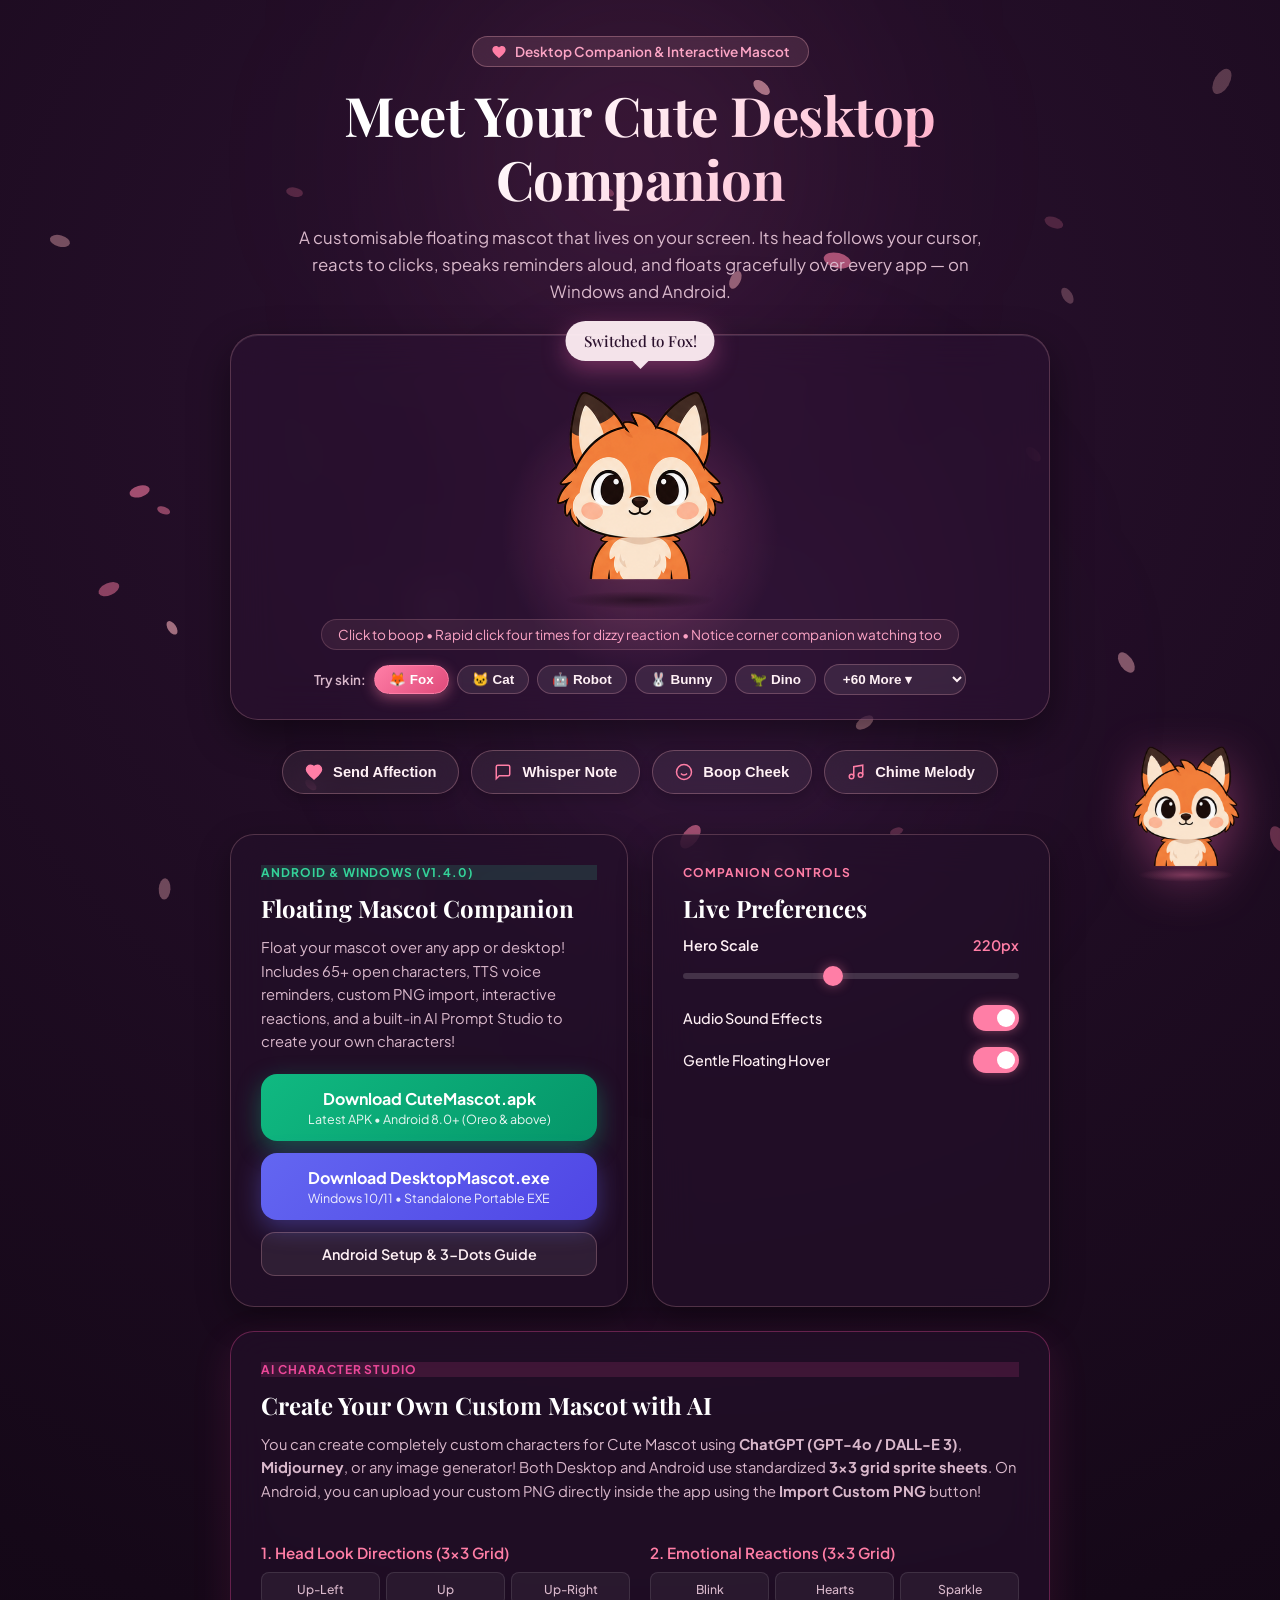
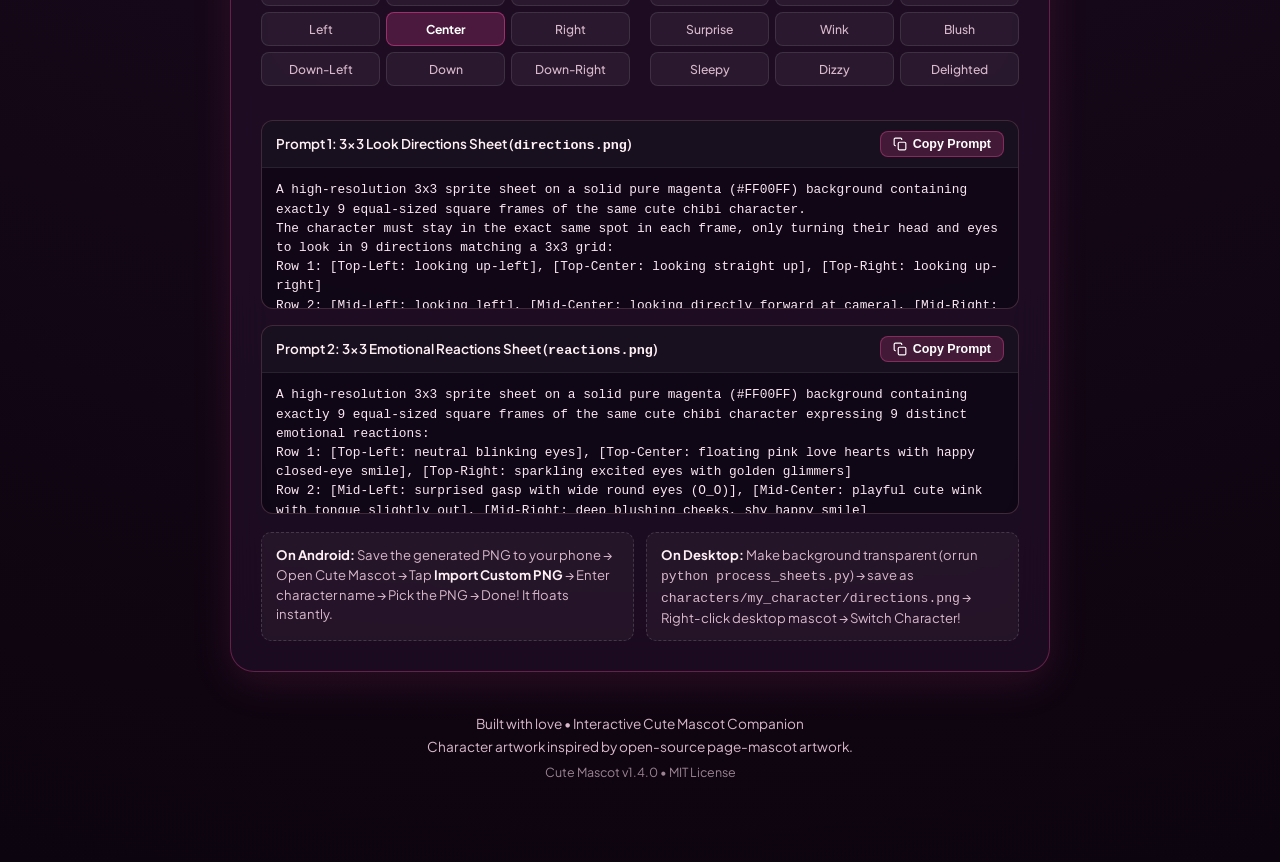
<file: index.html>
<!DOCTYPE html>
<html lang="en">
<head>
  <meta charset="UTF-8">
  <meta http-equiv="refresh" content="0; url=web/">
  <script>window.location.replace("web/");</script>
  <title>Cute Desktop Mascot — Interactive Showcase</title>
</head>
<body style="background:#0b0d13;color:#e8ebf4;font-family:sans-serif;display:flex;align-items:center;justify-content:center;height:100vh;margin:0;">
  <p>Redirecting to <a href="web/" style="color:#ff69b4;">Interactive Showcase</a>...</p>
</body>
</html>
</file>
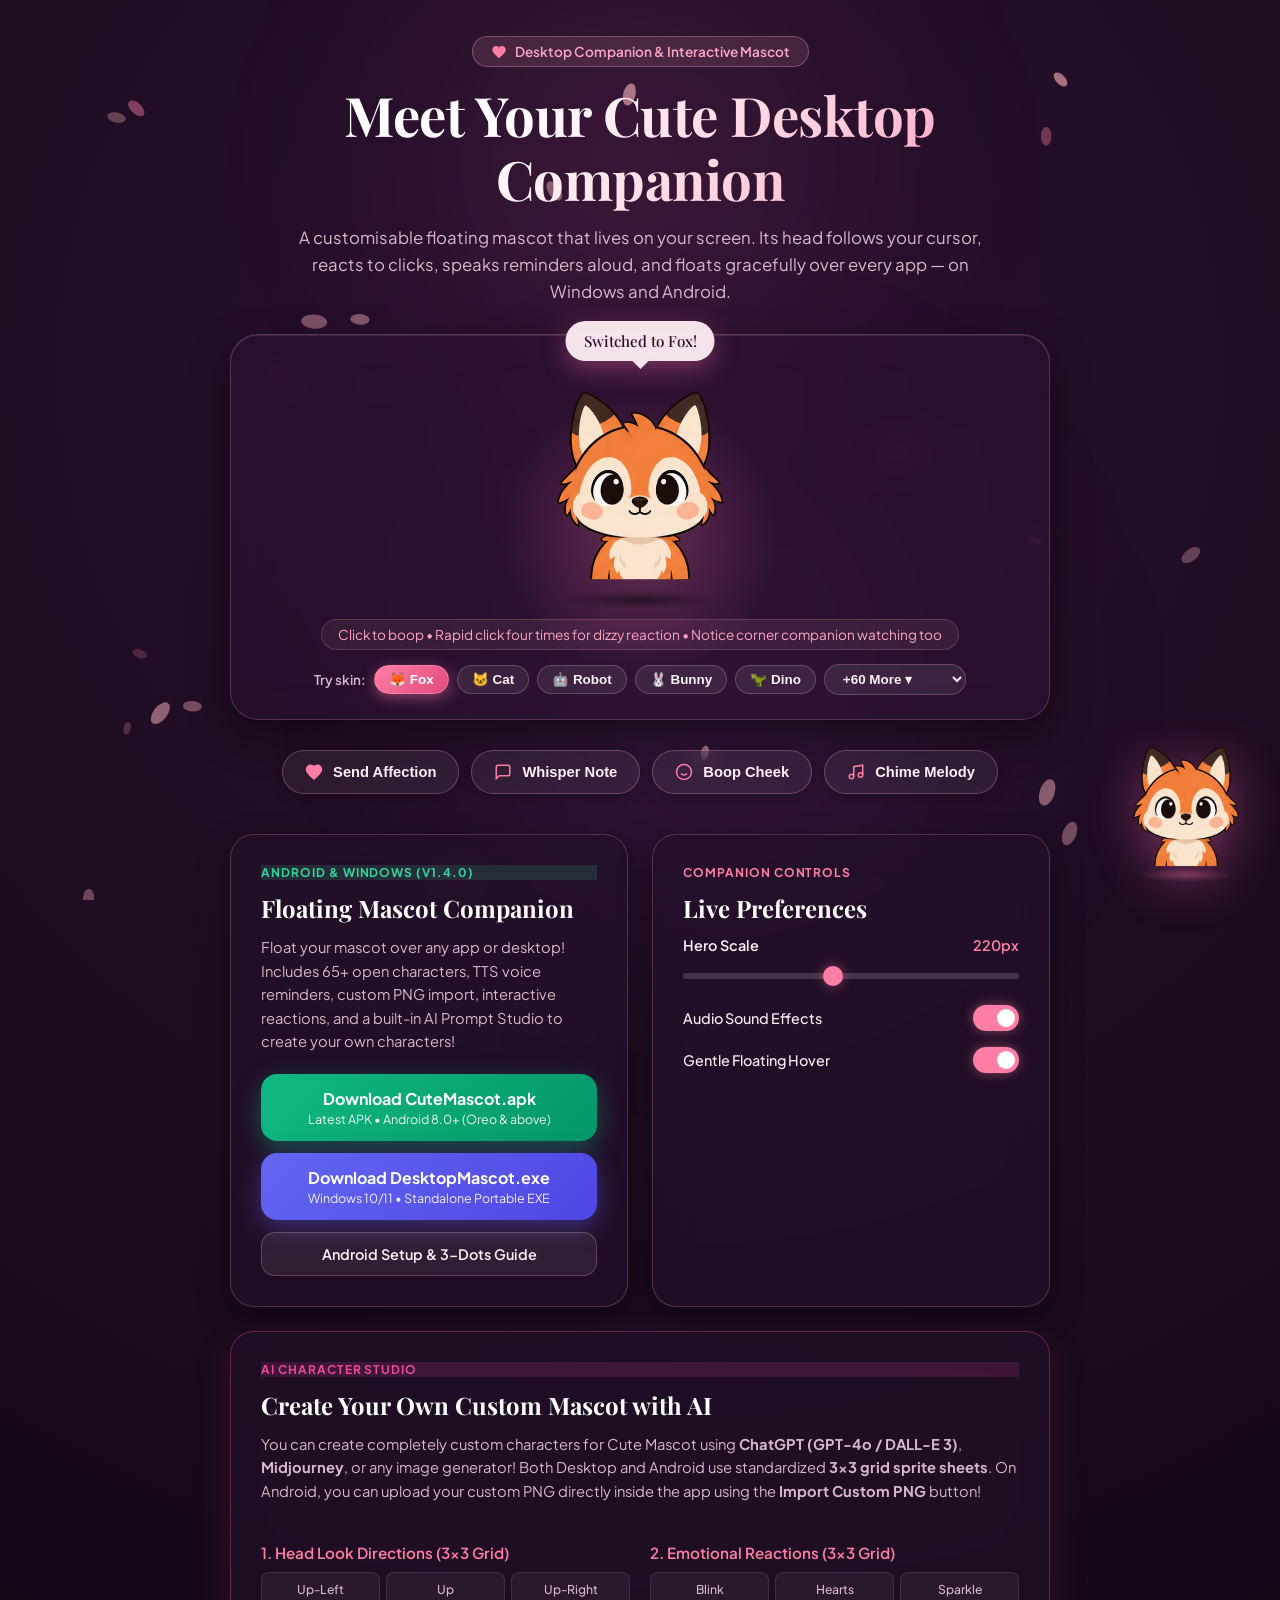
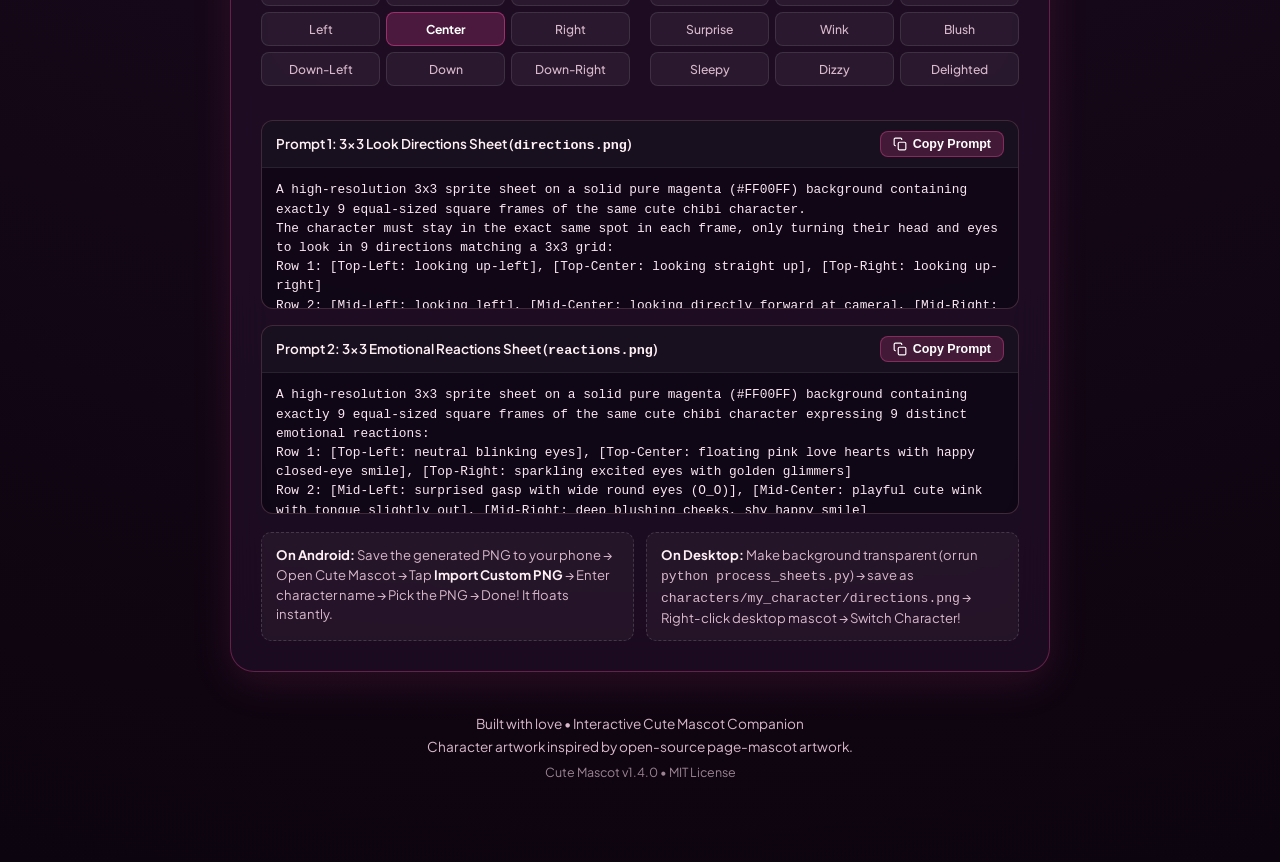
<file: web/index.html>
<!DOCTYPE html>
<html lang="en">
<head>
  <meta charset="UTF-8">
  <meta name="viewport" content="width=device-width, initial-scale=1.0, maximum-scale=1.0, user-scalable=no">
  <title>Cute Mascot — Desktop Companion & Showcase</title>
  <link rel="preconnect" href="https://fonts.googleapis.com">
  <link rel="preconnect" href="https://fonts.gstatic.com" crossorigin>
  <link href="https://fonts.googleapis.com/css2?family=Playfair+Display:ital,wght@0,500;0,600;0,700;1,400&family=Plus+Jakarta+Sans:wght@400;500;600;700&display=swap" rel="stylesheet">
  <link rel="stylesheet" href="style.css">
  <link rel="icon" type="image/png" href="../assets/icon.png">
</head>
<body>
  <!-- Ambient Romantic Background with Falling Petals -->
  <canvas id="petalsCanvas"></canvas>
  <div class="ambient-glow glow-top"></div>
  <div class="ambient-glow glow-bottom"></div>

  <!-- FIXED ALWAYS-ON-TOP CORNER MASCOT (Stays pinned at bottom-right over all content) -->
  <div id="cornerMascot" class="corner-mascot" role="button" aria-label="Boop the corner desktop companion">
    <div id="cornerWhisper" class="corner-whisper">
      <span id="cornerWhisperText">I am right here with you.</span>
      <div class="whisper-tail"></div>
    </div>
    <div id="cornerSquash" class="corner-squash">
      <div id="cornerDirLayer" class="mascot-sprite" style="background-image: url('assets/characters/fox/directions.png');"></div>
      <div id="cornerReactLayer" class="mascot-sprite" style="background-image: url('assets/characters/fox/reactions.png'); opacity: 0;"></div>
    </div>
    <div class="corner-halo"></div>
  </div>

  <!-- Main Showcase Container -->
  <main class="page-wrap">
    <!-- Header -->
    <header class="romantic-header">
      <div class="romance-badge">
        <svg class="badge-icon" viewBox="0 0 24 24" width="16" height="16" fill="currentColor">
          <path d="M12 21.35l-1.45-1.32C5.4 15.36 2 12.28 2 8.5 2 5.42 4.42 3 7.5 3c1.74 0 3.41.81 4.5 2.09C13.09 3.81 14.76 3 16.5 3 19.58 3 22 5.42 22 8.5c0 3.78-3.4 6.86-8.55 11.54L12 21.35z"/>
        </svg>
        <span>Desktop Companion &amp; Interactive Mascot</span>
      </div>
      <h1 class="romance-title">Meet Your Cute Desktop Companion</h1>
      <p class="romance-subtitle">
        A customisable floating mascot that lives on your screen. 
        Its head follows your cursor, reacts to clicks, speaks reminders aloud, and floats gracefully over every app — on Windows and Android.
      </p>
    </header>

    <!-- Top Showcase Stage Area -->
    <section class="companion-stage-area" id="stageBoundary">
      <div class="floating-halo"></div>
      
      <!-- Interactive Hero Mascot -->
      <div id="floatingMascot" class="hero-mascot" role="button" aria-label="Click to boop hero mascot">
        <div id="whisperBubble" class="whisper-bubble">
          <span id="whisperText">Click or tap to boop</span>
          <div class="bubble-arrow"></div>
        </div>

        <div id="mascotSquash" class="mascot-squash">
          <div id="directionsLayer" class="mascot-layer" style="background-image: url('assets/characters/fox/directions.png');"></div>
          <div id="reactionsLayer" class="mascot-layer" style="background-image: url('assets/characters/fox/reactions.png'); opacity: 0;"></div>
        </div>
        <div class="mascot-shadow"></div>
      </div>

      <div class="stage-instructions">
        <span>Click to boop &bull; Rapid click four times for dizzy reaction &bull; Notice corner companion watching too</span>
      </div>

      <!-- Live Style Skin Switcher (5 favorites + 60 more) -->
      <div class="skin-switcher-bar">
        <span class="skin-label">Try skin:</span>
        <button type="button" class="skin-chip active" data-skin="fox">🦊 Fox</button>
        <button type="button" class="skin-chip" data-skin="cat">🐱 Cat</button>
        <button type="button" class="skin-chip" data-skin="robot">🤖 Robot</button>
        <button type="button" class="skin-chip" data-skin="bunny">🐰 Bunny</button>
        <button type="button" class="skin-chip" data-skin="dino">🦖 Dino</button>
        <select id="allSkinsSelect" class="skin-select" title="Switch to any of 65+ characters">
          <option value="" disabled selected>+60 More ▾</option>
        </select>
      </div>
    </section>

    <!-- Action Bar (Clean SVGs, Zero Emojis) -->
    <section class="actions-dock">
      <button type="button" class="romantic-btn" id="btnRose">
        <svg class="btn-svg" viewBox="0 0 24 24" width="18" height="18" fill="none" stroke="currentColor" stroke-width="2">
          <path d="M12 21.35l-1.45-1.32C5.4 15.36 2 12.28 2 8.5 2 5.42 4.42 3 7.5 3c1.74 0 3.41.81 4.5 2.09C13.09 3.81 14.76 3 16.5 3 19.58 3 22 5.42 22 8.5c0 3.78-3.4 6.86-8.55 11.54L12 21.35z" fill="currentColor"/>
        </svg>
        <span>Send Affection</span>
      </button>

      <button type="button" class="romantic-btn" id="btnWhisper">
        <svg class="btn-svg" viewBox="0 0 24 24" width="18" height="18" fill="none" stroke="currentColor" stroke-width="2">
          <path d="M21 15a2 2 0 0 1-2 2H7l-4 4V5a2 2 0 0 1 2-2h14a2 2 0 0 1 2 2z"/>
        </svg>
        <span>Whisper Note</span>
      </button>

      <button type="button" class="romantic-btn" id="btnBoop">
        <svg class="btn-svg" viewBox="0 0 24 24" width="18" height="18" fill="none" stroke="currentColor" stroke-width="2">
          <circle cx="12" cy="12" r="10"/>
          <path d="M8 14s1.5 2 4 2 4-2 4-2"/>
          <line x1="9" y1="9" x2="9.01" y2="9"/>
          <line x1="15" y1="9" x2="15.01" y2="9"/>
        </svg>
        <span>Boop Cheek</span>
      </button>

      <button type="button" class="romantic-btn" id="btnMelody">
        <svg class="btn-svg" viewBox="0 0 24 24" width="18" height="18" fill="none" stroke="currentColor" stroke-width="2">
          <path d="M9 18V5l12-2v13"/>
          <circle cx="6" cy="18" r="3"/>
          <circle cx="18" cy="16" r="3"/>
        </svg>
        <span>Chime Melody</span>
      </button>
    </section>

    <!-- Info & Download Grid -->
    <section class="info-grid">
      <!-- App Download Card -->
      <div class="glass-card download-card">
        <div class="card-badge" style="background: rgba(52, 211, 153, 0.15); color: #34d399; border-color: rgba(52, 211, 153, 0.3);">Android &amp; Windows (v1.4.0)</div>
        <h2>Floating Mascot Companion</h2>
        <p>
          Float your mascot over any app or desktop! Includes 65+ open characters, TTS voice reminders, 
          custom PNG import, interactive reactions, and a built-in AI Prompt Studio to create your own characters!
        </p>
        <div class="cta-row">
          <a href="https://github.com/r2dapps/cute-mascot/releases/latest/download/CuteMascot.apk" download class="download-btn" style="background: linear-gradient(135deg, #10b981 0%, #059669 100%); box-shadow: 0 8px 24px rgba(16, 185, 129, 0.4);">
            <span>Download CuteMascot.apk</span>
            <small>Latest APK &bull; Android 8.0+ (Oreo &amp; above)</small>
          </a>
          <a href="https://github.com/r2dapps/cute-mascot/releases/latest/download/DesktopMascot.exe" download class="download-btn" style="background: linear-gradient(135deg, #6366f1 0%, #4f46e5 100%); box-shadow: 0 8px 24px rgba(99, 102, 241, 0.4);">
            <span>Download DesktopMascot.exe</span>
            <small>Windows 10/11 &bull; Standalone Portable EXE</small>
          </a>
          <a href="javascript:void(0)" class="secondary-btn" id="btnToggleGuide">
            <span>Android Setup &amp; 3-Dots Guide</span>
          </a>
        </div>
      </div>

      <!-- Settings & Customization Card -->
      <div class="glass-card settings-card">
        <div class="card-badge">Companion Controls</div>
        <h2>Live Preferences</h2>
        
        <div class="slider-box">
          <div class="slider-header">
            <span>Hero Scale</span>
            <span id="sizeDisplay" class="size-val">220px</span>
          </div>
          <input type="range" id="sizeRange" min="140" max="320" value="220" class="romantic-slider">
        </div>

        <div class="toggle-group">
          <div class="toggle-item">
            <span>Audio Sound Effects</span>
            <label class="switch">
              <input type="checkbox" id="soundSwitch" checked>
              <span class="slider round"></span>
            </label>
          </div>
          <div class="toggle-item">
            <span>Gentle Floating Hover</span>
            <label class="switch">
              <input type="checkbox" id="floatSwitch" checked>
              <span class="slider round"></span>
            </label>
          </div>
        </div>

        <div class="guide-box" id="installGuideBox" style="display: none; margin-top: 16px; padding: 14px; background: rgba(0,0,0,0.35); border: 1px solid rgba(255,215,0,0.25); border-radius: 12px; font-size: 0.84rem; line-height: 1.55;">
          <strong style="color: #ffd700;">Android Sideload &amp; Permissions Guide (Android 8.0 &ndash; 16):</strong><br>
          1. Tap <em>Install anyway</em> if Play Protect prompts.<br>
          2. Open Cute Mascot &rarr; tap <em>Step 1: Open App Info</em>.<br>
          3. Tap the 3 dots (&#8942;) in top-right corner &rarr; tap <em>Allow restricted settings</em>.<br>
          4. Return to app &rarr; tap <em>Step 2: Display Over Other Apps</em> &rarr; toggle ON.<br>
          5. Tap <em>Step 3: Alarms &amp; Reminders</em> &rarr; toggle ON (for health voice reminders).<br>
          6. Tap <em>Show mascot</em> &rarr; your companion floats on your home screen &amp; all apps!
        </div>
      </div>

      <!-- AI Mascot Studio Card -->
      <div class="glass-card ai-studio-card" style="grid-column: 1 / -1;">
        <div class="card-badge" style="background: rgba(236, 72, 153, 0.15); color: #ec4899; border-color: rgba(236, 72, 153, 0.3);">AI Character Studio</div>
        <h2>Create Your Own Custom Mascot with AI</h2>
        <p>
          You can create completely custom characters for Cute Mascot using <strong>ChatGPT (GPT-4o / DALL-E 3)</strong>, <strong>Midjourney</strong>, or any image generator!
          Both Desktop and Android use standardized <strong>3&times;3 grid sprite sheets</strong>. On Android, you can upload your custom PNG directly inside the app using the <strong>Import Custom PNG</strong> button!
        </p>

        <!-- Grid Layout Visualization -->
        <div class="grid-spec-row">
          <div class="spec-col">
            <h3>1. Head Look Directions (3&times;3 Grid)</h3>
            <div class="mini-grid">
              <div class="mini-cell">Up-Left</div><div class="mini-cell">Up</div><div class="mini-cell">Up-Right</div>
              <div class="mini-cell">Left</div><div class="mini-cell active-cell">Center</div><div class="mini-cell">Right</div>
              <div class="mini-cell">Down-Left</div><div class="mini-cell">Down</div><div class="mini-cell">Down-Right</div>
            </div>
          </div>
          <div class="spec-col">
            <h3>2. Emotional Reactions (3&times;3 Grid)</h3>
            <div class="mini-grid">
              <div class="mini-cell">Blink</div><div class="mini-cell">Hearts</div><div class="mini-cell">Sparkle</div>
              <div class="mini-cell">Surprise</div><div class="mini-cell">Wink</div><div class="mini-cell">Blush</div>
              <div class="mini-cell">Sleepy</div><div class="mini-cell">Dizzy</div><div class="mini-cell">Delighted</div>
            </div>
          </div>
        </div>

        <!-- Copyable Prompts -->
        <div class="prompt-box-container">
          <div class="prompt-block">
            <div class="prompt-header">
              <span>Prompt 1: 3&times;3 Look Directions Sheet (<code>directions.png</code>)</span>
              <button type="button" class="copy-prompt-btn" data-target="promptDirections">
                <svg viewBox="0 0 24 24" width="14" height="14" fill="none" stroke="currentColor" stroke-width="2">
                  <rect x="9" y="9" width="13" height="13" rx="2" ry="2"></rect>
                  <path d="M5 15H4a2 2 0 0 1-2-2V4a2 2 0 0 1 2-2h9a2 2 0 0 1 2 2v1"></path>
                </svg>
                <span>Copy Prompt</span>
              </button>
            </div>
            <pre class="prompt-text" id="promptDirections">A high-resolution 3x3 sprite sheet on a solid pure magenta (#FF00FF) background containing exactly 9 equal-sized square frames of the same cute chibi character.
The character must stay in the exact same spot in each frame, only turning their head and eyes to look in 9 directions matching a 3x3 grid:
Row 1: [Top-Left: looking up-left], [Top-Center: looking straight up], [Top-Right: looking up-right]
Row 2: [Mid-Left: looking left], [Mid-Center: looking directly forward at camera], [Mid-Right: looking right]
Row 3: [Bottom-Left: looking down-left], [Bottom-Center: looking straight down], [Bottom-Right: looking down-right]
Consistent character design across all 9 panels: cute chibi anime style with clean outlines, vibrant colors, same clothes and hair, neatly aligned on a strict 3x3 grid with no overlapping frames and no text or borders.</pre>
          </div>

          <div class="prompt-block">
            <div class="prompt-header">
              <span>Prompt 2: 3&times;3 Emotional Reactions Sheet (<code>reactions.png</code>)</span>
              <button type="button" class="copy-prompt-btn" data-target="promptReactions">
                <svg viewBox="0 0 24 24" width="14" height="14" fill="none" stroke="currentColor" stroke-width="2">
                  <rect x="9" y="9" width="13" height="13" rx="2" ry="2"></rect>
                  <path d="M5 15H4a2 2 0 0 1-2-2V4a2 2 0 0 1 2-2h9a2 2 0 0 1 2 2v1"></path>
                </svg>
                <span>Copy Prompt</span>
              </button>
            </div>
            <pre class="prompt-text" id="promptReactions">A high-resolution 3x3 sprite sheet on a solid pure magenta (#FF00FF) background containing exactly 9 equal-sized square frames of the same cute chibi character expressing 9 distinct emotional reactions:
Row 1: [Top-Left: neutral blinking eyes], [Top-Center: floating pink love hearts with happy closed-eye smile], [Top-Right: sparkling excited eyes with golden glimmers]
Row 2: [Mid-Left: surprised gasp with wide round eyes (O_O)], [Mid-Center: playful cute wink with tongue slightly out], [Mid-Right: deep blushing cheeks, shy happy smile]
Row 3: [Bottom-Left: peaceful sleeping (Zzz float)], [Bottom-Center: dizzy cartoon spiral eyes (swirly)], [Bottom-Right: joyful radiant laugh / delighted wide grin]
Consistent character design matching the same character, clean outlines, no borders between cells, perfectly aligned 3x3 grid, zero text.</pre>
          </div>
        </div>

        <div class="import-instructions-bar">
          <div class="instruction-item">
            <strong>On Android:</strong> Save the generated PNG to your phone &rarr; Open Cute Mascot &rarr; Tap <strong>Import Custom PNG</strong> &rarr; Enter character name &rarr; Pick the PNG &rarr; Done! It floats instantly.
          </div>
          <div class="instruction-item">
            <strong>On Desktop:</strong> Make background transparent (or run <code>python process_sheets.py</code>) &rarr; save as <code>characters/my_character/directions.png</code> &rarr; Right-click desktop mascot &rarr; Switch Character!
          </div>
        </div>
      </div>
    </section>

    <!-- Footer -->
    <footer class="romantic-footer">
      <p>Built with love &bull; Interactive Cute Mascot Companion</p>
      <p>Character artwork inspired by open-source page-mascot artwork.</p>
      <p class="copyright">Cute Mascot v1.4.0 &bull; MIT License</p>
    </footer>
  </main>

  <script src="mascot.js"></script>
</body>
</html>
</file>
<file: web/style.css>
/* 🎀 Romantic Themed Mascot Demo Styling (Zero Emojis, Luxury Aesthetic) */
:root {
  --bg-dark: #120816;
  --bg-gradient: radial-gradient(circle at 50% 15%, #2a112f 0%, #150818 60%, #0c040e 100%);
  --rose-primary: #ff7ea6;
  --rose-glow: rgba(255, 126, 166, 0.45);
  --blush-accent: #fca5c5;
  --gold-warm: #ffd6a5;
  --card-bg: rgba(36, 16, 42, 0.65);
  --card-border: rgba(255, 182, 193, 0.22);
  --text-main: #fff0f5;
  --text-muted: #d9b8cb;
  --font-serif: 'Playfair Display', Georgia, serif;
  --font-sans: 'Plus Jakarta Sans', system-ui, -apple-system, sans-serif;
}

* {
  margin: 0;
  padding: 0;
  box-sizing: border-box;
  -webkit-tap-highlight-color: transparent;
}

body {
  background: var(--bg-dark);
  background-image: var(--bg-gradient);
  color: var(--text-main);
  font-family: var(--font-sans);
  min-height: 100vh;
  overflow-x: hidden;
  position: relative;
}

/* Background Falling Leaves / Petals Canvas */
#petalsCanvas {
  position: fixed;
  top: 0;
  left: 0;
  width: 100vw;
  height: 100vh;
  pointer-events: none;
  z-index: 1;
}

/* Ambient Dreamy Glows */
.ambient-glow {
  position: fixed;
  border-radius: 50%;
  filter: blur(120px);
  pointer-events: none;
  z-index: 0;
}
.glow-top {
  top: -10%;
  left: 30%;
  width: 500px;
  height: 500px;
  background: radial-gradient(circle, rgba(255, 105, 180, 0.18), transparent 70%);
}
.glow-bottom {
  bottom: -10%;
  right: 20%;
  width: 600px;
  height: 600px;
  background: radial-gradient(circle, rgba(186, 85, 211, 0.15), transparent 70%);
}

/* =========================================================
   FIXED ALWAYS-ON-TOP CORNER COMPANION (Pin to bottom-right)
   ========================================================= */
.corner-mascot {
  position: fixed;
  bottom: 24px;
  right: 24px;
  width: 140px;
  height: 140px;
  z-index: 99999;
  cursor: pointer;
  user-select: none;
  -webkit-user-select: none;
  filter: drop-shadow(0 10px 24px rgba(255, 105, 180, 0.38));
  animation: cornerLevitate 3.8s ease-in-out infinite;
  transition: transform 0.2s cubic-bezier(0.175, 0.885, 0.32, 1.275);
}

.corner-mascot:hover {
  transform: scale(1.08);
}

.corner-mascot:active {
  transform: scale(0.95);
}

@keyframes cornerLevitate {
  0%, 100% { transform: translateY(0px); }
  50% { transform: translateY(-10px); }
}

.corner-squash {
  position: relative;
  width: 100%;
  height: 100%;
  transform-origin: bottom center;
  transition: transform 0.08s cubic-bezier(0.175, 0.885, 0.32, 1.275);
}

.mascot-sprite {
  position: absolute;
  inset: 0;
  background-repeat: no-repeat;
  background-size: 300% 300%;
  background-position: 50% 50%;
  pointer-events: none;
  transition: opacity 0.15s ease;
}

.corner-halo {
  position: absolute;
  bottom: -6px;
  left: 15%;
  width: 70%;
  height: 14px;
  background: radial-gradient(ellipse, rgba(255, 126, 166, 0.3) 0%, transparent 70%);
  border-radius: 50%;
  pointer-events: none;
}

.corner-whisper {
  position: absolute;
  bottom: calc(100% + 10px);
  right: 0;
  background: rgba(255, 240, 245, 0.95);
  color: #2b112d;
  font-family: var(--font-serif);
  font-size: 0.82rem;
  font-weight: 600;
  padding: 8px 14px;
  border-radius: 14px;
  box-shadow: 0 6px 20px rgba(0, 0, 0, 0.35);
  white-space: nowrap;
  pointer-events: none;
  opacity: 0;
  transform: translateY(6px);
  transition: all 0.25s cubic-bezier(0.175, 0.885, 0.32, 1.275);
  z-index: 100000;
}

.corner-whisper.visible {
  opacity: 1;
  transform: translateY(0);
}

.whisper-tail {
  position: absolute;
  top: 100%;
  right: 24px;
  width: 0;
  height: 0;
  border-left: 6px solid transparent;
  border-right: 6px solid transparent;
  border-top: 6px solid rgba(255, 240, 245, 0.95);
}

/* =========================================================
   PAGE CONTAINER & TOP STAGE
   ========================================================= */
.page-wrap {
  position: relative;
  z-index: 2;
  max-width: 1080px;
  margin: 0 auto;
  padding: 36px 20px 80px;
  display: flex;
  flex-direction: column;
  align-items: center;
}

.romantic-header {
  text-align: center;
  max-width: 720px;
  margin-bottom: 28px;
}

.romance-badge {
  display: inline-flex;
  align-items: center;
  gap: 8px;
  background: rgba(255, 182, 193, 0.12);
  border: 1px solid rgba(255, 182, 193, 0.3);
  padding: 6px 18px;
  border-radius: 999px;
  font-size: 0.85rem;
  font-weight: 600;
  color: var(--blush-accent);
  margin-bottom: 16px;
  backdrop-filter: blur(10px);
}

.badge-icon {
  color: var(--rose-primary);
}

.romance-title {
  font-family: var(--font-serif);
  font-size: clamp(2.2rem, 5vw, 3.4rem);
  font-weight: 700;
  letter-spacing: -0.01em;
  line-height: 1.18;
  margin-bottom: 14px;
  background: linear-gradient(135deg, #ffffff 30%, #ffc5d8 75%, #ff8db3 100%);
  -webkit-background-clip: text;
  -webkit-text-fill-color: transparent;
}

.romance-subtitle {
  color: var(--text-muted);
  font-size: 1.05rem;
  line-height: 1.6;
}

/* Top Hero Stage */
.companion-stage-area {
  position: relative;
  width: 100%;
  max-width: 820px;
  min-height: 380px;
  background: rgba(45, 18, 52, 0.45);
  border: 1px solid var(--card-border);
  border-radius: 28px;
  backdrop-filter: blur(20px);
  box-shadow: 0 16px 40px rgba(0, 0, 0, 0.45), inset 0 1px 0 rgba(255, 255, 255, 0.1);
  display: flex;
  flex-direction: column;
  align-items: center;
  justify-content: center;
  padding: 40px 20px 24px;
  margin-bottom: 30px;
}

.floating-halo {
  position: absolute;
  width: 280px;
  height: 280px;
  border-radius: 50%;
  background: radial-gradient(circle, rgba(255, 126, 166, 0.28) 0%, rgba(255, 105, 180, 0.08) 50%, transparent 70%);
  pointer-events: none;
  animation: haloPulse 4s ease-in-out infinite;
}

@keyframes haloPulse {
  0%, 100% { transform: scale(0.92); opacity: 0.7; }
  50% { transform: scale(1.12); opacity: 1; }
}

.hero-mascot {
  position: relative;
  width: 220px;
  height: 220px;
  cursor: pointer;
  user-select: none;
  -webkit-user-select: none;
  z-index: 10;
  animation: romanticHover 3.6s ease-in-out infinite;
}

@keyframes romanticHover {
  0%, 100% { transform: translateY(0px); }
  50% { transform: translateY(-16px); }
}

.mascot-squash {
  position: relative;
  width: 100%;
  height: 100%;
  transform-origin: bottom center;
  transition: transform 0.08s cubic-bezier(0.175, 0.885, 0.32, 1.275);
}

.mascot-layer {
  position: absolute;
  inset: 0;
  background-repeat: no-repeat;
  background-size: 300% 300%;
  background-position: 50% 50%;
  pointer-events: none;
  transition: opacity 0.15s ease;
}

.mascot-shadow {
  position: absolute;
  bottom: -14px;
  left: 15%;
  width: 70%;
  height: 18px;
  background: radial-gradient(ellipse, rgba(0, 0, 0, 0.45) 0%, transparent 70%);
  border-radius: 50%;
  pointer-events: none;
  z-index: -1;
}

.whisper-bubble {
  position: absolute;
  bottom: calc(100% + 14px);
  left: 50%;
  transform: translateX(-50%) scale(1);
  background: rgba(255, 240, 245, 0.95);
  color: #2b112d;
  font-family: var(--font-serif);
  font-size: 0.95rem;
  font-weight: 500;
  padding: 10px 18px;
  border-radius: 20px;
  box-shadow: 0 8px 24px rgba(255, 105, 180, 0.35);
  white-space: nowrap;
  pointer-events: none;
  opacity: 0;
  transition: opacity 0.3s ease, transform 0.3s cubic-bezier(0.175, 0.885, 0.32, 1.275);
  z-index: 20;
}

.whisper-bubble.visible {
  opacity: 1;
  transform: translateX(-50%) scale(1);
}

.bubble-arrow {
  position: absolute;
  top: 100%;
  left: 50%;
  transform: translateX(-50%);
  width: 0;
  height: 0;
  border-left: 8px solid transparent;
  border-right: 8px solid transparent;
  border-top: 8px solid rgba(255, 240, 245, 0.95);
}

.stage-instructions {
  margin-top: 24px;
  font-size: 0.85rem;
  color: var(--blush-accent);
  background: rgba(255, 182, 193, 0.08);
  padding: 6px 16px;
  border-radius: 999px;
  border: 1px solid rgba(255, 182, 193, 0.18);
  text-align: center;
}

/* Actions Dock */
.actions-dock {
  display: flex;
  flex-wrap: wrap;
  gap: 12px;
  justify-content: center;
  margin-bottom: 40px;
  width: 100%;
  max-width: 820px;
}

.romantic-btn {
  display: inline-flex;
  align-items: center;
  gap: 10px;
  background: rgba(255, 255, 255, 0.06);
  border: 1px solid rgba(255, 182, 193, 0.28);
  color: var(--text-main);
  padding: 12px 22px;
  border-radius: 999px;
  font-size: 0.92rem;
  font-weight: 600;
  cursor: pointer;
  backdrop-filter: blur(12px);
  transition: all 0.22s ease;
  box-shadow: 0 4px 14px rgba(0, 0, 0, 0.2);
}

.romantic-btn:hover {
  background: rgba(255, 126, 166, 0.22);
  border-color: var(--rose-primary);
  transform: translateY(-2px);
  box-shadow: 0 8px 20px var(--rose-glow);
}

.romantic-btn:active {
  transform: translateY(1px) scale(0.97);
}

.btn-svg {
  color: var(--rose-primary);
}

/* Info Grid */
.info-grid {
  display: grid;
  grid-template-columns: repeat(auto-fit, minmax(320px, 1fr));
  gap: 24px;
  width: 100%;
  max-width: 820px;
  margin-bottom: 40px;
}

.glass-card {
  background: var(--card-bg);
  border: 1px solid var(--card-border);
  border-radius: 24px;
  padding: 30px;
  backdrop-filter: blur(20px);
  box-shadow: 0 12px 32px rgba(0, 0, 0, 0.35);
  display: flex;
  flex-direction: column;
}

.card-badge {
  display: inline-block;
  font-size: 0.75rem;
  font-weight: 700;
  text-transform: uppercase;
  letter-spacing: 0.08em;
  color: var(--rose-primary);
  margin-bottom: 12px;
}

.glass-card h2 {
  font-family: var(--font-serif);
  font-size: 1.5rem;
  margin-bottom: 12px;
  color: #ffffff;
}

.glass-card p {
  color: var(--text-muted);
  font-size: 0.92rem;
  line-height: 1.6;
  margin-bottom: 20px;
}

.cta-row {
  display: flex;
  flex-direction: column;
  gap: 12px;
  margin-top: auto;
}

.download-btn {
  display: flex;
  flex-direction: column;
  align-items: center;
  justify-content: center;
  background: linear-gradient(135deg, #ff7ea6 0%, #e04b7b 100%);
  color: #ffffff;
  text-decoration: none;
  padding: 14px 24px;
  border-radius: 16px;
  font-weight: 700;
  font-size: 1rem;
  box-shadow: 0 8px 24px var(--rose-glow);
  transition: all 0.22s ease;
  text-align: center;
}

.download-btn small {
  font-weight: 400;
  font-size: 0.78rem;
  opacity: 0.9;
  margin-top: 2px;
}

.download-btn:hover {
  transform: translateY(-2px);
  box-shadow: 0 12px 30px rgba(255, 105, 180, 0.6);
}

.secondary-btn {
  display: flex;
  align-items: center;
  justify-content: center;
  background: rgba(255, 255, 255, 0.07);
  border: 1px solid rgba(255, 182, 193, 0.25);
  color: var(--text-main);
  text-decoration: none;
  padding: 12px 20px;
  border-radius: 14px;
  font-weight: 600;
  font-size: 0.9rem;
  transition: all 0.2s ease;
}

.secondary-btn:hover {
  background: rgba(255, 255, 255, 0.12);
  border-color: var(--rose-primary);
}

/* Settings Controls */
.slider-box {
  margin-bottom: 22px;
}

.slider-header {
  display: flex;
  justify-content: space-between;
  font-size: 0.9rem;
  font-weight: 600;
  margin-bottom: 8px;
}

.size-val {
  color: var(--rose-primary);
}

.romantic-slider {
  width: 100%;
  height: 6px;
  background: rgba(255, 255, 255, 0.15);
  border-radius: 6px;
  outline: none;
  -webkit-appearance: none;
}

.romantic-slider::-webkit-slider-thumb {
  -webkit-appearance: none;
  width: 20px;
  height: 20px;
  border-radius: 50%;
  background: var(--rose-primary);
  box-shadow: 0 0 12px var(--rose-glow);
  cursor: pointer;
}

.toggle-group {
  display: flex;
  flex-direction: column;
  gap: 16px;
}

.toggle-item {
  display: flex;
  justify-content: space-between;
  align-items: center;
  font-size: 0.9rem;
  font-weight: 500;
}

.switch {
  position: relative;
  display: inline-block;
  width: 46px;
  height: 26px;
}

.switch input {
  opacity: 0;
  width: 0;
  height: 0;
}

.slider {
  position: absolute;
  cursor: pointer;
  inset: 0;
  background-color: rgba(255, 255, 255, 0.15);
  transition: .3s;
}

.slider.round {
  border-radius: 34px;
}

.slider.round:before {
  position: absolute;
  content: "";
  height: 18px;
  width: 18px;
  left: 4px;
  bottom: 4px;
  background-color: white;
  transition: .3s;
  border-radius: 50%;
}

input:checked + .slider {
  background-color: var(--rose-primary);
  box-shadow: 0 0 12px var(--rose-glow);
}

input:checked + .slider:before {
  transform: translateX(20px);
}

/* =========================================================
   VECTOR HEART BURSTS & MOUSE TRAILS (Clean SVG hearts)
   ========================================================= */
.screen-heart-particle {
  position: fixed;
  pointer-events: none;
  z-index: 99998;
  width: 22px;
  height: 22px;
  animation: heartParticlePop 1.2s cubic-bezier(0.165, 0.84, 0.44, 1) forwards;
}

.cursor-trail-heart {
  position: fixed;
  pointer-events: none;
  z-index: 99997;
  width: 14px;
  height: 14px;
  animation: trailFade 0.8s ease-out forwards;
}

@keyframes heartParticlePop {
  0% {
    opacity: 1;
    transform: translate(0, 0) scale(0.4) rotate(0deg);
  }
  60% {
    opacity: 0.9;
    transform: translate(var(--dx, 20px), var(--dy, -60px)) scale(1.15) rotate(var(--rot, 15deg));
  }
  100% {
    opacity: 0;
    transform: translate(calc(var(--dx, 20px) * 1.35), calc(var(--dy, -60px) - 30px)) scale(0.7) rotate(var(--rot, -15deg));
  }
}

@keyframes trailFade {
  0% {
    opacity: 0.75;
    transform: translate(-50%, -50%) scale(1);
  }
  100% {
    opacity: 0;
    transform: translate(-50%, -80%) scale(0.25);
  }
}

/* Footer */
.romantic-footer {
  text-align: center;
  color: var(--text-muted);
  font-size: 0.85rem;
  line-height: 1.7;
}

.romantic-footer a {
  color: var(--blush-accent);
  text-decoration: none;
  font-weight: 600;
}

.romantic-footer a:hover {
  text-decoration: underline;
}

.copyright {
  opacity: 0.7;
  font-size: 0.78rem;
  margin-top: 4px;
}

/* Mobile Responsive */
@media (max-width: 640px) {
  .romance-title {
    font-size: 2rem;
  }
  .companion-stage-area {
    min-height: 320px;
    padding: 24px 12px;
  }
  .hero-mascot {
    width: 180px;
    height: 180px;
  }
  .corner-mascot {
    width: 100px;
    height: 100px;
    bottom: 16px;
    right: 16px;
  }
  .corner-whisper {
    font-size: 0.75rem;
    padding: 6px 10px;
  }
  .actions-dock {
    gap: 8px;
  }
  .romantic-btn {
    padding: 10px 16px;
    font-size: 0.85rem;
  }
}

/* Skin Switcher Bar */
.skin-switcher-bar {
  display: flex;
  align-items: center;
  justify-content: center;
  flex-wrap: wrap;
  gap: 8px;
  margin-top: 14px;
}

.skin-label {
  font-size: 0.84rem;
  color: var(--text-muted);
  font-weight: 600;
}

.skin-chip {
  background: rgba(255, 255, 255, 0.08);
  border: 1px solid rgba(255, 182, 193, 0.25);
  color: var(--text-main);
  padding: 6px 14px;
  border-radius: 20px;
  font-size: 0.84rem;
  font-weight: 600;
  cursor: pointer;
  transition: all 0.2s ease;
}

.skin-chip:hover {
  background: rgba(255, 255, 255, 0.16);
  border-color: var(--rose-primary);
}

.skin-chip.active {
  background: linear-gradient(135deg, #ff7ea6 0%, #e04b7b 100%);
  border-color: #ff7ea6;
  color: #ffffff;
  box-shadow: 0 4px 14px var(--rose-glow);
}

.skin-select {
  background: rgba(255, 255, 255, 0.08);
  border: 1px solid rgba(255, 182, 193, 0.25);
  color: var(--text-main);
  padding: 6px 14px;
  border-radius: 20px;
  font-size: 0.84rem;
  font-weight: 600;
  cursor: pointer;
  outline: none;
  transition: all 0.2s ease;
}

.skin-select:hover, .skin-select:focus {
  background: rgba(255, 255, 255, 0.16);
  border-color: var(--rose-primary);
}

.skin-select option {
  background: #1e1222;
  color: #ffffff;
}

/* AI Character Studio Styles */
.ai-studio-card {
  border: 1px solid rgba(236, 72, 153, 0.35);
  box-shadow: 0 12px 40px rgba(236, 72, 153, 0.12);
}

.grid-spec-row {
  display: grid;
  grid-template-columns: 1fr 1fr;
  gap: 20px;
  margin: 20px 0;
}

@media (max-width: 680px) {
  .grid-spec-row {
    grid-template-columns: 1fr;
  }
}

.spec-col h3 {
  font-size: 0.95rem;
  font-weight: 600;
  color: var(--rose-primary);
  margin-bottom: 10px;
}

.mini-grid {
  display: grid;
  grid-template-columns: repeat(3, 1fr);
  gap: 6px;
}

.mini-cell {
  background: rgba(255, 255, 255, 0.05);
  border: 1px solid rgba(255, 255, 255, 0.1);
  padding: 8px 4px;
  border-radius: 8px;
  text-align: center;
  font-size: 0.76rem;
  font-weight: 500;
  color: var(--text-muted);
}

.mini-cell.active-cell {
  background: rgba(236, 72, 153, 0.22);
  border-color: rgba(236, 72, 153, 0.5);
  color: #fff;
  font-weight: 700;
}

.prompt-box-container {
  display: flex;
  flex-direction: column;
  gap: 16px;
  margin-top: 14px;
}

.prompt-block {
  background: rgba(15, 6, 20, 0.85);
  border: 1px solid rgba(255, 182, 193, 0.2);
  border-radius: 12px;
  overflow: hidden;
}

.prompt-header {
  display: flex;
  justify-content: space-between;
  align-items: center;
  padding: 10px 14px;
  background: rgba(255, 255, 255, 0.04);
  border-bottom: 1px solid rgba(255, 255, 255, 0.07);
  font-size: 0.84rem;
  font-weight: 600;
  color: var(--text-main);
}

.copy-prompt-btn {
  display: inline-flex;
  align-items: center;
  gap: 6px;
  background: rgba(236, 72, 153, 0.2);
  border: 1px solid rgba(236, 72, 153, 0.4);
  color: #fff;
  padding: 5px 12px;
  border-radius: 8px;
  font-size: 0.78rem;
  font-weight: 600;
  cursor: pointer;
  transition: all 0.2s ease;
}

.copy-prompt-btn:hover {
  background: rgba(236, 72, 153, 0.35);
  border-color: var(--rose-primary);
  transform: translateY(-1px);
}

.copy-prompt-btn.copied {
  background: #10b981 !important;
  border-color: #34d399 !important;
  color: #ffffff !important;
}

.prompt-text {
  padding: 12px 14px;
  font-family: 'Consolas', 'Courier New', monospace;
  font-size: 0.80rem;
  line-height: 1.5;
  color: #fce7f3;
  white-space: pre-wrap;
  word-break: break-word;
  max-height: 140px;
  overflow-y: auto;
}

.import-instructions-bar {
  display: grid;
  grid-template-columns: 1fr 1fr;
  gap: 12px;
  margin-top: 18px;
}

@media (max-width: 680px) {
  .import-instructions-bar {
    grid-template-columns: 1fr;
  }
}

.instruction-item {
  background: rgba(255, 255, 255, 0.04);
  border: 1px dashed rgba(255, 255, 255, 0.15);
  border-radius: 10px;
  padding: 12px 14px;
  font-size: 0.82rem;
  line-height: 1.5;
  color: var(--text-muted);
}

.instruction-item strong {
  color: var(--text-main);
}
</file>
